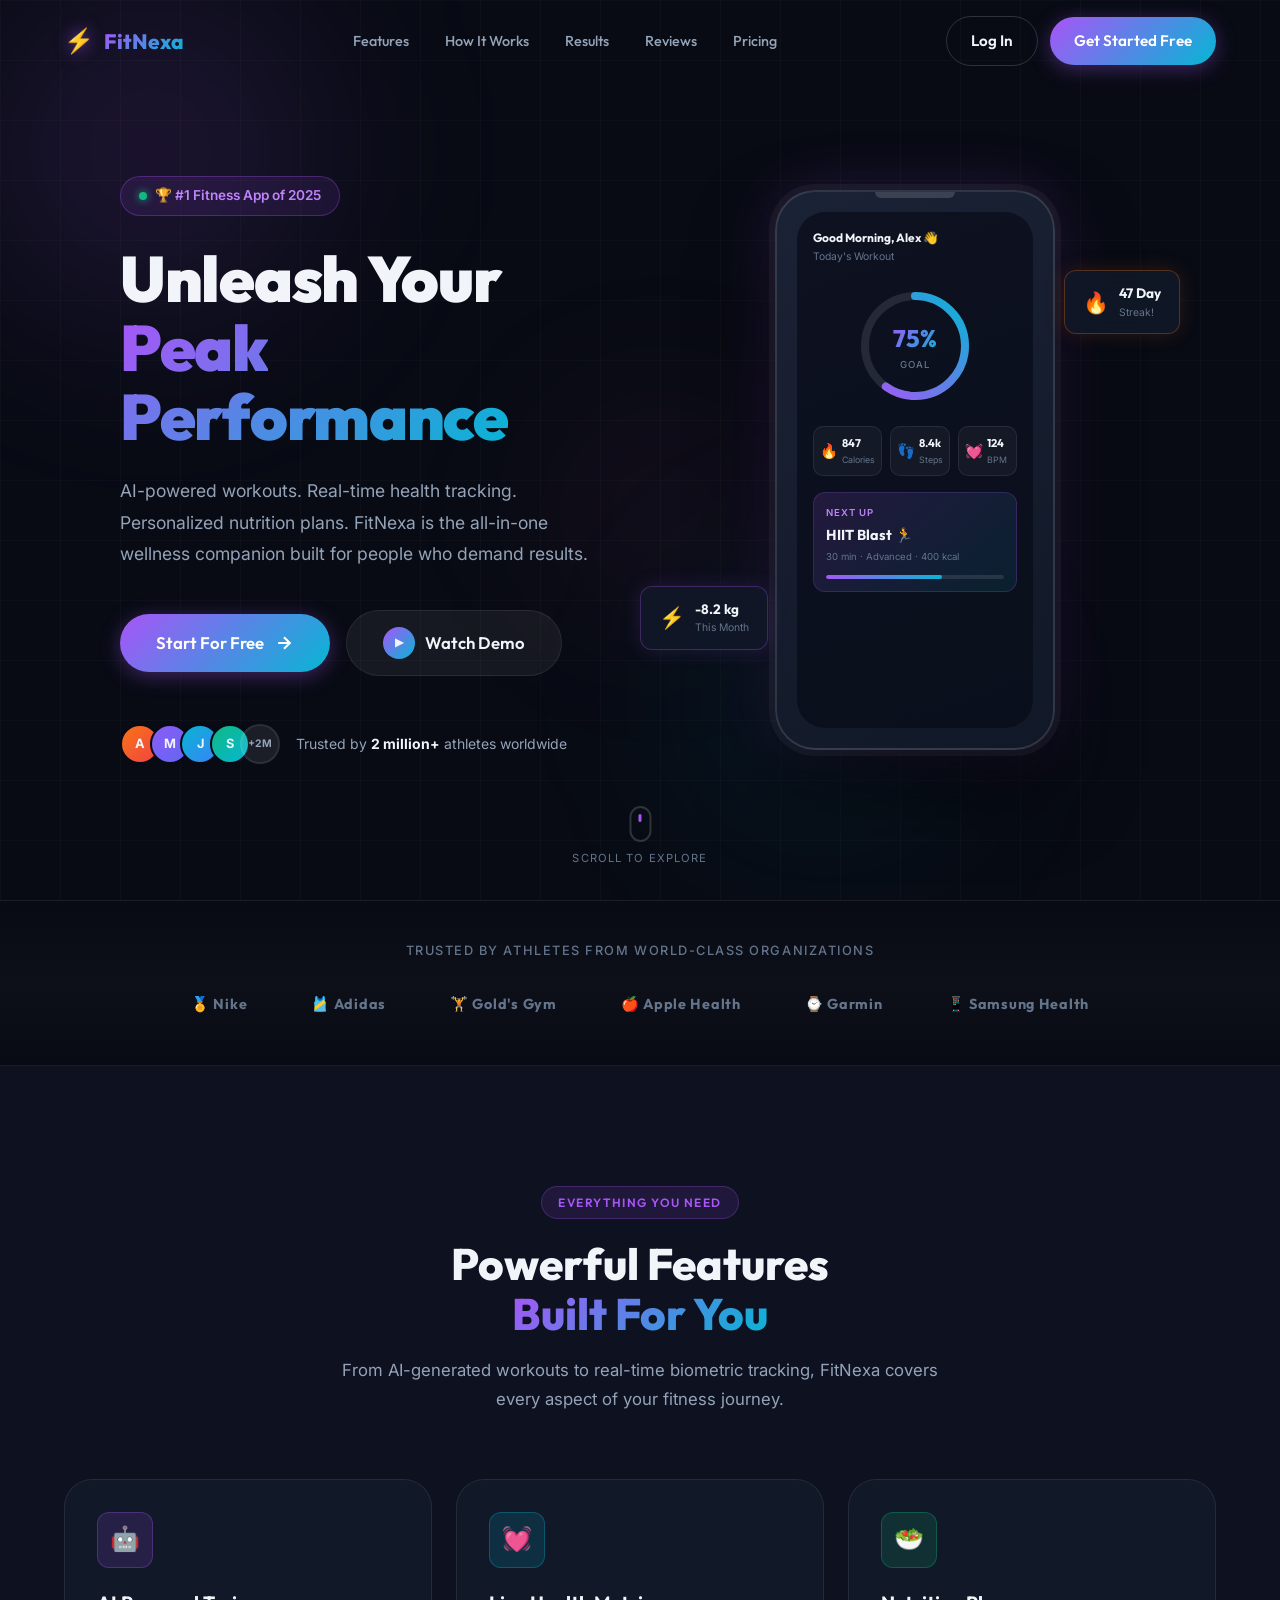
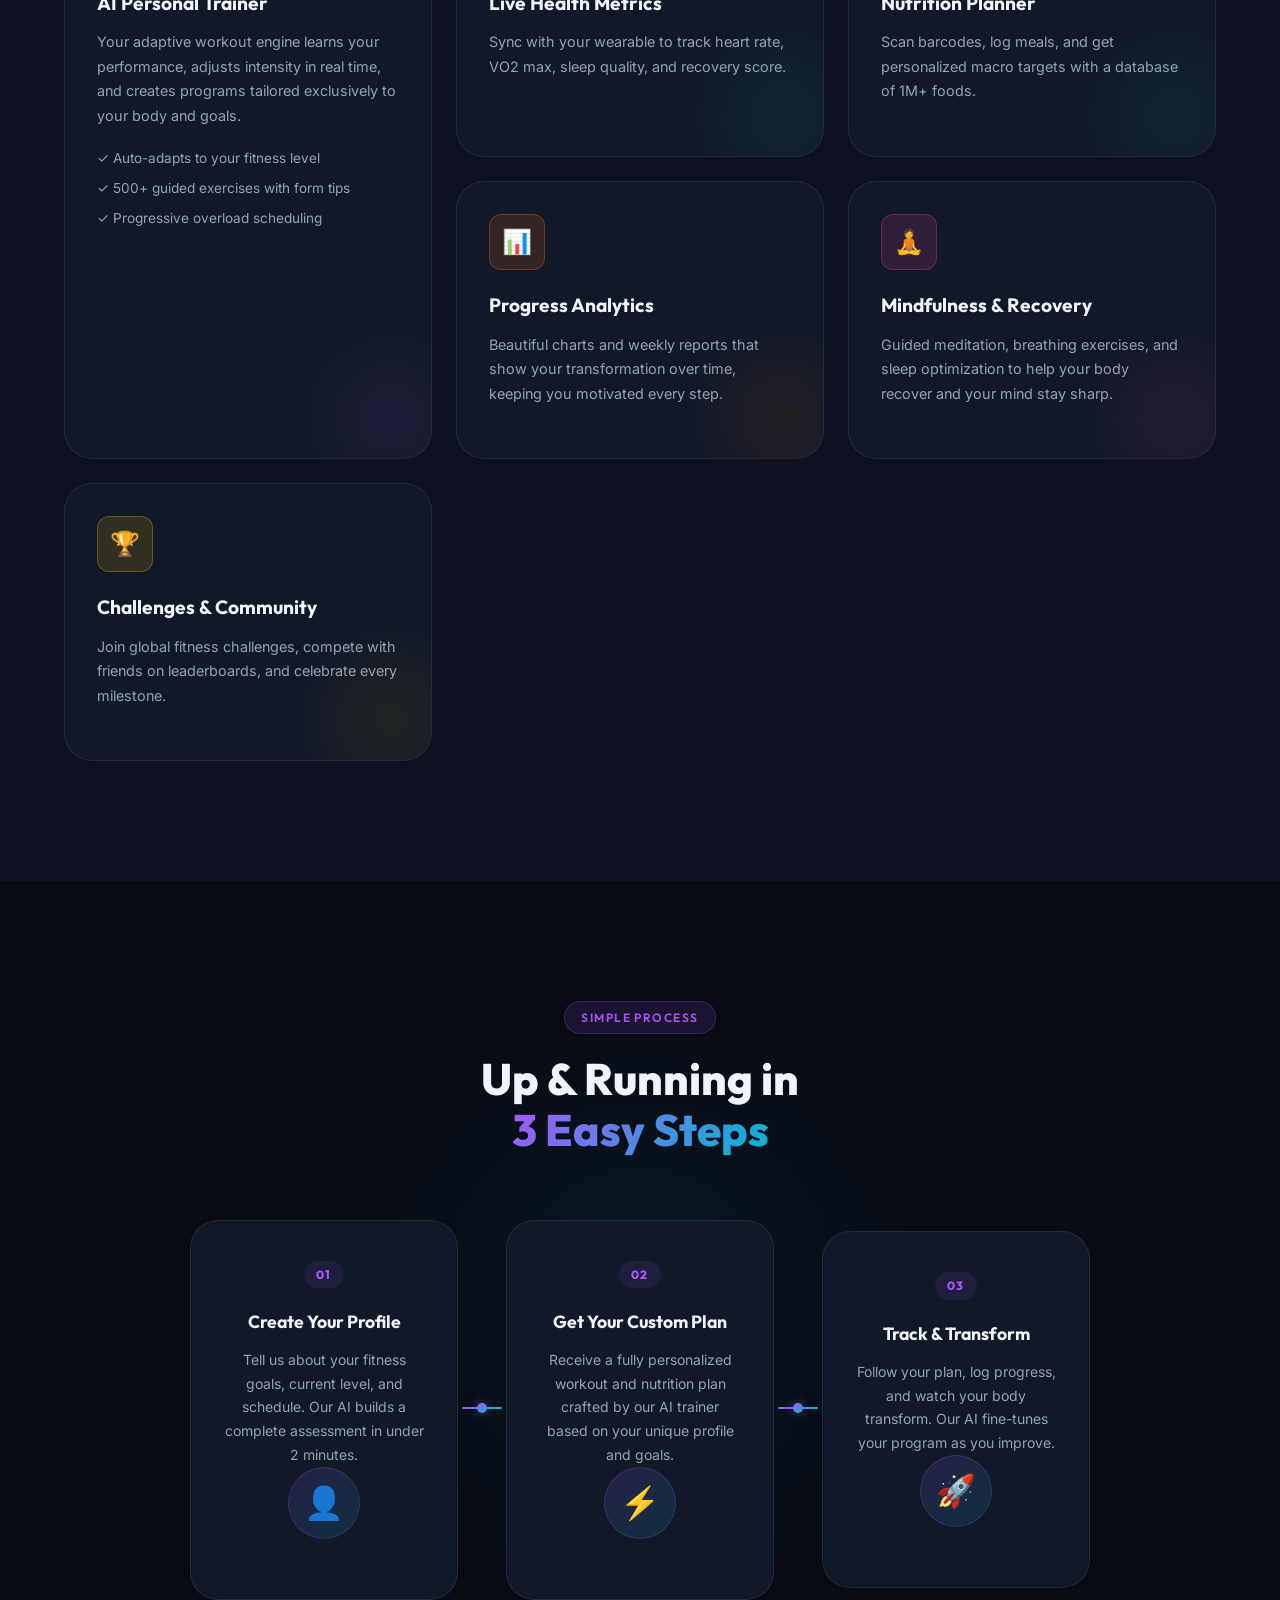
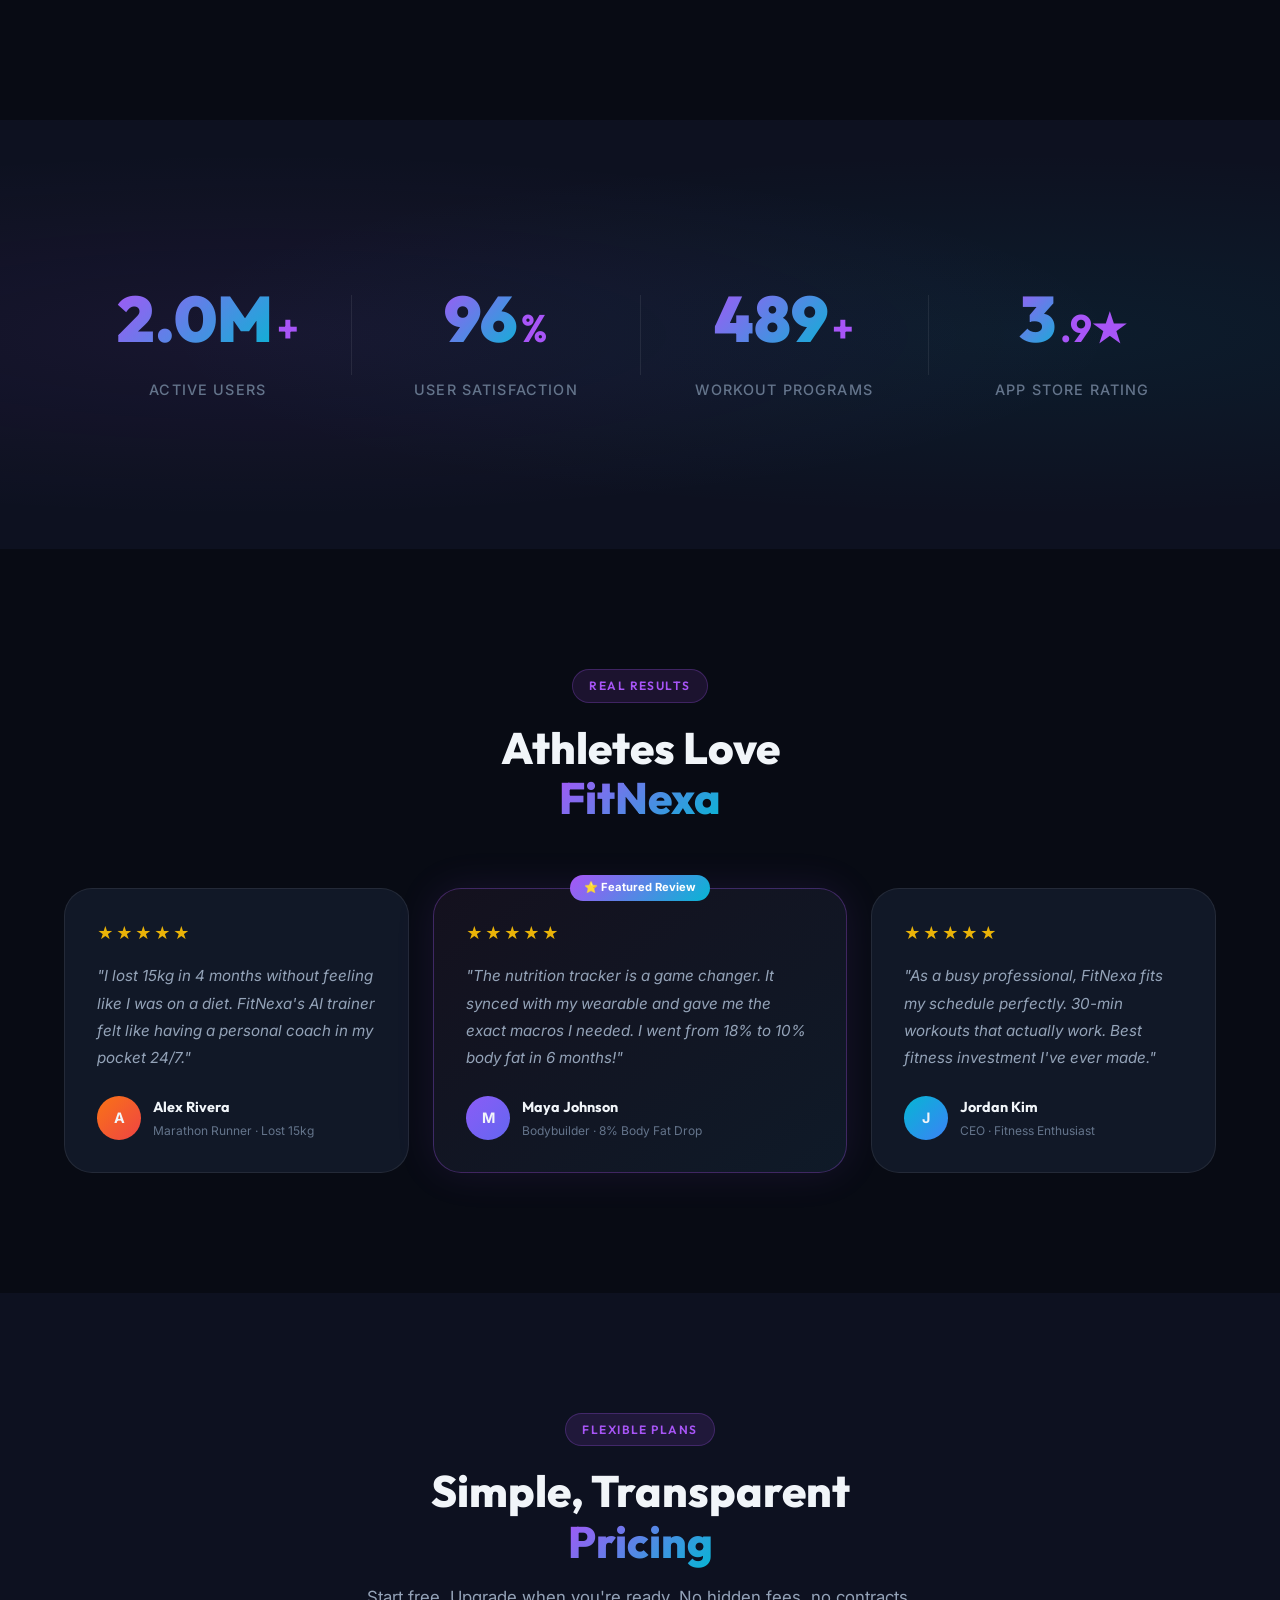
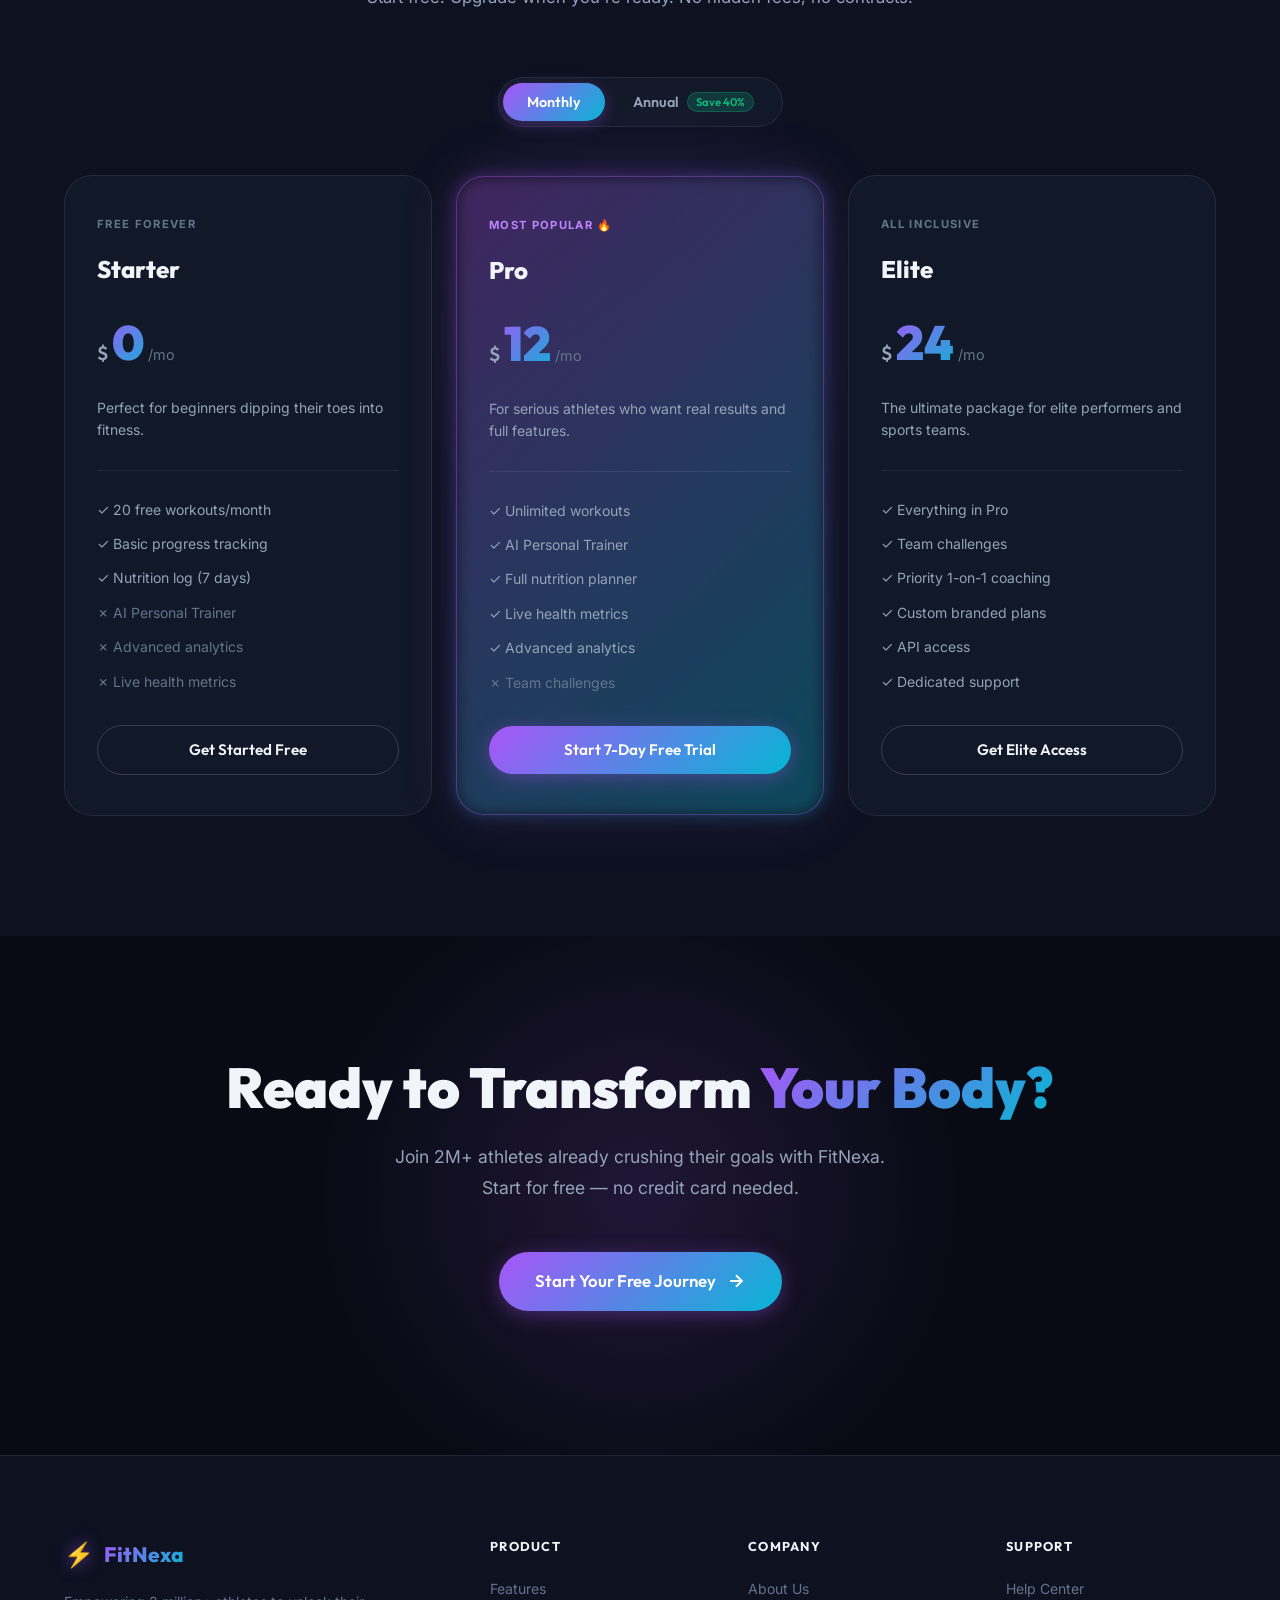
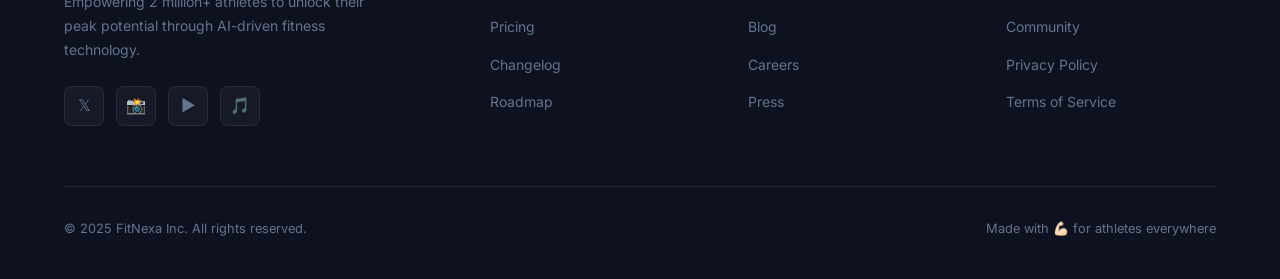
<file: fitpulse-landing/index.html>
<!DOCTYPE html>
<html lang="en">
<head>
  <meta charset="UTF-8" />
  <meta name="viewport" content="width=device-width, initial-scale=1.0" />
  <meta name="description" content="FitNexa — The AI-powered fitness and wellness app that transforms your body, tracks your health, and fuels your potential. Start your journey today." />
  <title>FitNexa — Your Ultimate Fitness & Wellness App</title>
  <link rel="preconnect" href="https://fonts.googleapis.com" />
  <link rel="preconnect" href="https://fonts.gstatic.com" crossorigin />
  <link href="https://fonts.googleapis.com/css2?family=Outfit:wght@300;400;500;600;700;800;900&family=Inter:wght@300;400;500;600&display=swap" rel="stylesheet" />
  <link rel="stylesheet" href="style.css" />
</head>
<body>

  <!-- ========== NAVBAR ========== -->
  <header class="navbar" id="navbar">
    <nav class="nav-container">
      <a href="#" class="nav-logo" id="nav-logo">
        <span class="logo-icon">⚡</span>
        <span class="logo-text">FitNexa</span>
      </a>
      <ul class="nav-links" id="nav-links">
        <li><a href="#features" class="nav-link">Features</a></li>
        <li><a href="#how-it-works" class="nav-link">How It Works</a></li>
        <li><a href="#stats" class="nav-link">Results</a></li>
        <li><a href="#testimonials" class="nav-link">Reviews</a></li>
        <li><a href="#pricing" class="nav-link">Pricing</a></li>
      </ul>
      <div class="nav-cta">
        <a href="app.html" class="btn btn-outline" id="nav-login-btn">Log In</a>
        <a href="app.html" class="btn btn-primary" id="nav-signup-btn">Get Started Free</a>
      </div>
      <button class="hamburger" id="hamburger" aria-label="Toggle navigation">
        <span></span><span></span><span></span>
      </button>
    </nav>
  </header>

  <!-- ========== HERO ========== -->
  <section class="hero" id="hero">
    <div class="hero-bg-orb orb-1"></div>
    <div class="hero-bg-orb orb-2"></div>
    <div class="hero-bg-orb orb-3"></div>
    <div class="hero-grid-overlay"></div>

    <div class="hero-container">
      <div class="hero-badge" id="hero-badge">
        <span class="badge-dot"></span>
        <span>🏆 #1 Fitness App of 2025</span>
      </div>
      <h1 class="hero-title" id="hero-title">
        Unleash Your <br />
        <span class="gradient-text">Peak Performance</span>
      </h1>
      <p class="hero-subtitle" id="hero-subtitle">
        AI-powered workouts. Real-time health tracking. Personalized nutrition plans.
        FitNexa is the all-in-one wellness companion built for people who demand results.
      </p>
      <div class="hero-actions" id="hero-actions">
        <a href="app.html" class="btn btn-primary btn-lg" id="hero-cta-btn">
          Start For Free
          <svg width="20" height="20" viewBox="0 0 24 24" fill="none" stroke="currentColor" stroke-width="2.5">
            <path d="M5 12h14M12 5l7 7-7 7"/>
          </svg>
        </a>
        <a href="#how-it-works" class="btn btn-ghost btn-lg" id="hero-watch-btn">
          <span class="play-icon">▶</span>
          Watch Demo
        </a>
      </div>
      <div class="hero-social-proof" id="hero-social-proof">
        <div class="avatars">
          <div class="avatar" style="background: linear-gradient(135deg, #f97316, #ef4444)">A</div>
          <div class="avatar" style="background: linear-gradient(135deg, #8b5cf6, #6366f1)">M</div>
          <div class="avatar" style="background: linear-gradient(135deg, #06b6d4, #3b82f6)">J</div>
          <div class="avatar" style="background: linear-gradient(135deg, #10b981, #06b6d4)">S</div>
          <div class="avatar avatar-more">+2M</div>
        </div>
        <p class="social-text">Trusted by <strong>2 million+</strong> athletes worldwide</p>
      </div>
    </div>

    <div class="hero-visual" id="hero-visual">
      <div class="phone-mockup">
        <div class="phone-screen">
          <div class="phone-ui">
            <div class="phone-header">
              <div class="phone-greeting">Good Morning, Alex 👋</div>
              <div class="phone-date">Today's Workout</div>
            </div>
            <div class="ring-container">
              <svg class="ring-svg" viewBox="0 0 120 120">
                <circle cx="60" cy="60" r="50" fill="none" stroke="rgba(255,255,255,0.1)" stroke-width="8"/>
                <circle cx="60" cy="60" r="50" fill="none" stroke="url(#ring-gradient)" stroke-width="8"
                  stroke-dasharray="251" stroke-dashoffset="63" stroke-linecap="round"
                  transform="rotate(-90 60 60)"/>
                <defs>
                  <linearGradient id="ring-gradient" x1="0%" y1="0%" x2="100%" y2="100%">
                    <stop offset="0%" stop-color="#a855f7"/>
                    <stop offset="100%" stop-color="#06b6d4"/>
                  </linearGradient>
                </defs>
              </svg>
              <div class="ring-info">
                <div class="ring-value">75%</div>
                <div class="ring-label">Goal</div>
              </div>
            </div>
            <div class="stats-row">
              <div class="stat-chip">
                <span class="stat-icon">🔥</span>
                <div>
                  <div class="stat-val">847</div>
                  <div class="stat-lbl">Calories</div>
                </div>
              </div>
              <div class="stat-chip">
                <span class="stat-icon">👣</span>
                <div>
                  <div class="stat-val">8.4k</div>
                  <div class="stat-lbl">Steps</div>
                </div>
              </div>
              <div class="stat-chip">
                <span class="stat-icon">💓</span>
                <div>
                  <div class="stat-val">124</div>
                  <div class="stat-lbl">BPM</div>
                </div>
              </div>
            </div>
            <div class="workout-card">
              <div class="wc-label">Next Up</div>
              <div class="wc-title">HIIT Blast 🏃</div>
              <div class="wc-meta">30 min · Advanced · 400 kcal</div>
              <div class="wc-bar"><div class="wc-fill"></div></div>
            </div>
          </div>
        </div>
      </div>
      <div class="floating-card card-streak" id="float-streak">
        <span>🔥</span>
        <div>
          <div class="fc-val">47 Day</div>
          <div class="fc-lbl">Streak!</div>
        </div>
      </div>
      <div class="floating-card card-weight" id="float-weight">
        <span>⚡</span>
        <div>
          <div class="fc-val">-8.2 kg</div>
          <div class="fc-lbl">This Month</div>
        </div>
      </div>
    </div>

    <div class="scroll-indicator" id="scroll-indicator">
      <div class="scroll-mouse">
        <div class="scroll-wheel"></div>
      </div>
      <span>Scroll to explore</span>
    </div>
  </section>

  <!-- ========== LOGOS / PARTNERS ========== -->
  <section class="partners" id="partners">
    <div class="container">
      <p class="partners-label">Trusted by athletes from world-class organizations</p>
      <div class="partners-logos">
        <div class="partner-logo">🏅 Nike</div>
        <div class="partner-logo">🎽 Adidas</div>
        <div class="partner-logo">🏋️ Gold's Gym</div>
        <div class="partner-logo">🍎 Apple Health</div>
        <div class="partner-logo">⌚ Garmin</div>
        <div class="partner-logo">📱 Samsung Health</div>
      </div>
    </div>
  </section>

  <!-- ========== FEATURES ========== -->
  <section class="features" id="features">
    <div class="container">
      <div class="section-header">
        <span class="section-tag">Everything You Need</span>
        <h2 class="section-title">Powerful Features <br /><span class="gradient-text">Built For You</span></h2>
        <p class="section-desc">From AI-generated workouts to real-time biometric tracking, FitNexa covers every aspect of your fitness journey.</p>
      </div>
      <div class="features-grid" id="features-grid">

        <div class="feature-card feature-card-large" id="feat-1">
          <div class="feature-icon-wrap" style="--icon-color: #a855f7">
            <span class="feature-icon">🤖</span>
          </div>
          <h3 class="feature-title">AI Personal Trainer</h3>
          <p class="feature-desc">Your adaptive workout engine learns your performance, adjusts intensity in real time, and creates programs tailored exclusively to your body and goals.</p>
          <ul class="feature-list">
            <li>✓ Auto-adapts to your fitness level</li>
            <li>✓ 500+ guided exercises with form tips</li>
            <li>✓ Progressive overload scheduling</li>
          </ul>
          <div class="feature-glow" style="--glow-color: #a855f7"></div>
        </div>

        <div class="feature-card" id="feat-2">
          <div class="feature-icon-wrap" style="--icon-color: #06b6d4">
            <span class="feature-icon">💓</span>
          </div>
          <h3 class="feature-title">Live Health Metrics</h3>
          <p class="feature-desc">Sync with your wearable to track heart rate, VO2 max, sleep quality, and recovery score.</p>
          <div class="feature-glow" style="--glow-color: #06b6d4"></div>
        </div>

        <div class="feature-card" id="feat-3">
          <div class="feature-icon-wrap" style="--icon-color: #10b981">
            <span class="feature-icon">🥗</span>
          </div>
          <h3 class="feature-title">Nutrition Planner</h3>
          <p class="feature-desc">Scan barcodes, log meals, and get personalized macro targets with a database of 1M+ foods.</p>
          <div class="feature-glow" style="--glow-color: #10b981"></div>
        </div>

        <div class="feature-card" id="feat-4">
          <div class="feature-icon-wrap" style="--icon-color: #f97316">
            <span class="feature-icon">📊</span>
          </div>
          <h3 class="feature-title">Progress Analytics</h3>
          <p class="feature-desc">Beautiful charts and weekly reports that show your transformation over time, keeping you motivated every step.</p>
          <div class="feature-glow" style="--glow-color: #f97316"></div>
        </div>

        <div class="feature-card" id="feat-5">
          <div class="feature-icon-wrap" style="--icon-color: #ec4899">
            <span class="feature-icon">🧘</span>
          </div>
          <h3 class="feature-title">Mindfulness & Recovery</h3>
          <p class="feature-desc">Guided meditation, breathing exercises, and sleep optimization to help your body recover and your mind stay sharp.</p>
          <div class="feature-glow" style="--glow-color: #ec4899"></div>
        </div>

        <div class="feature-card" id="feat-6">
          <div class="feature-icon-wrap" style="--icon-color: #eab308">
            <span class="feature-icon">🏆</span>
          </div>
          <h3 class="feature-title">Challenges & Community</h3>
          <p class="feature-desc">Join global fitness challenges, compete with friends on leaderboards, and celebrate every milestone.</p>
          <div class="feature-glow" style="--glow-color: #eab308"></div>
        </div>

      </div>
    </div>
  </section>

  <!-- ========== HOW IT WORKS ========== -->
  <section class="how-it-works" id="how-it-works">
    <div class="hiw-bg-orb"></div>
    <div class="container">
      <div class="section-header">
        <span class="section-tag">Simple Process</span>
        <h2 class="section-title">Up & Running in <br /><span class="gradient-text">3 Easy Steps</span></h2>
      </div>
      <div class="steps-container" id="steps-container">
        <div class="step" id="step-1">
          <div class="step-number">01</div>
          <div class="step-content">
            <h3 class="step-title">Create Your Profile</h3>
            <p class="step-desc">Tell us about your fitness goals, current level, and schedule. Our AI builds a complete assessment in under 2 minutes.</p>
          </div>
          <div class="step-icon-wrap">
            <span class="step-icon">👤</span>
          </div>
        </div>
        <div class="step-connector">
          <div class="connector-line"></div>
          <div class="connector-dot"></div>
        </div>
        <div class="step" id="step-2">
          <div class="step-number">02</div>
          <div class="step-content">
            <h3 class="step-title">Get Your Custom Plan</h3>
            <p class="step-desc">Receive a fully personalized workout and nutrition plan crafted by our AI trainer based on your unique profile and goals.</p>
          </div>
          <div class="step-icon-wrap">
            <span class="step-icon">⚡</span>
          </div>
        </div>
        <div class="step-connector">
          <div class="connector-line"></div>
          <div class="connector-dot"></div>
        </div>
        <div class="step" id="step-3">
          <div class="step-number">03</div>
          <div class="step-content">
            <h3 class="step-title">Track & Transform</h3>
            <p class="step-desc">Follow your plan, log progress, and watch your body transform. Our AI fine-tunes your program as you improve.</p>
          </div>
          <div class="step-icon-wrap">
            <span class="step-icon">🚀</span>
          </div>
        </div>
      </div>
    </div>
  </section>

  <!-- ========== STATS ========== -->
  <section class="stats-section" id="stats">
    <div class="container">
      <div class="stats-grid" id="stats-grid">
        <div class="stat-block" id="stat-1">
          <div class="stat-number" data-target="2000000">0</div>
          <div class="stat-unit">+</div>
          <div class="stat-name">Active Users</div>
        </div>
        <div class="stat-divider"></div>
        <div class="stat-block" id="stat-2">
          <div class="stat-number" data-target="98">0</div>
          <div class="stat-unit">%</div>
          <div class="stat-name">User Satisfaction</div>
        </div>
        <div class="stat-divider"></div>
        <div class="stat-block" id="stat-3">
          <div class="stat-number" data-target="500">0</div>
          <div class="stat-unit">+</div>
          <div class="stat-name">Workout Programs</div>
        </div>
        <div class="stat-divider"></div>
        <div class="stat-block" id="stat-4">
          <div class="stat-number" data-target="4">0</div>
          <div class="stat-unit">.9★</div>
          <div class="stat-name">App Store Rating</div>
        </div>
      </div>
    </div>
  </section>

  <!-- ========== TESTIMONIALS ========== -->
  <section class="testimonials" id="testimonials">
    <div class="container">
      <div class="section-header">
        <span class="section-tag">Real Results</span>
        <h2 class="section-title">Athletes Love <br /><span class="gradient-text">FitNexa</span></h2>
      </div>
      <div class="testimonials-grid" id="testimonials-grid">

        <div class="testimonial-card" id="testi-1">
          <div class="testi-stars">★★★★★</div>
          <p class="testi-text">"I lost 15kg in 4 months without feeling like I was on a diet. FitNexa's AI trainer felt like having a personal coach in my pocket 24/7."</p>
          <div class="testi-author">
            <div class="testi-avatar" style="background: linear-gradient(135deg, #f97316, #ef4444)">A</div>
            <div>
              <div class="testi-name">Alex Rivera</div>
              <div class="testi-role">Marathon Runner · Lost 15kg</div>
            </div>
          </div>
        </div>

        <div class="testimonial-card testimonial-featured" id="testi-2">
          <div class="testi-stars">★★★★★</div>
          <p class="testi-text">"The nutrition tracker is a game changer. It synced with my wearable and gave me the exact macros I needed. I went from 18% to 10% body fat in 6 months!"</p>
          <div class="testi-author">
            <div class="testi-avatar" style="background: linear-gradient(135deg, #8b5cf6, #6366f1)">M</div>
            <div>
              <div class="testi-name">Maya Johnson</div>
              <div class="testi-role">Bodybuilder · 8% Body Fat Drop</div>
            </div>
          </div>
          <div class="testi-badge">⭐ Featured Review</div>
        </div>

        <div class="testimonial-card" id="testi-3">
          <div class="testi-stars">★★★★★</div>
          <p class="testi-text">"As a busy professional, FitNexa fits my schedule perfectly. 30-min workouts that actually work. Best fitness investment I've ever made."</p>
          <div class="testi-author">
            <div class="testi-avatar" style="background: linear-gradient(135deg, #06b6d4, #3b82f6)">J</div>
            <div>
              <div class="testi-name">Jordan Kim</div>
              <div class="testi-role">CEO · Fitness Enthusiast</div>
            </div>
          </div>
        </div>

      </div>
    </div>
  </section>

  <!-- ========== PRICING ========== -->
  <section class="pricing" id="pricing">
    <div class="pricing-bg-orb"></div>
    <div class="container">
      <div class="section-header">
        <span class="section-tag">Flexible Plans</span>
        <h2 class="section-title">Simple, Transparent <br /><span class="gradient-text">Pricing</span></h2>
        <p class="section-desc">Start free. Upgrade when you're ready. No hidden fees, no contracts.</p>
      </div>
      <div class="pricing-toggle" id="pricing-toggle">
        <button class="toggle-btn active" id="toggle-monthly">Monthly</button>
        <button class="toggle-btn" id="toggle-annual">Annual <span class="save-badge">Save 40%</span></button>
      </div>
      <div class="pricing-grid" id="pricing-grid">

        <div class="pricing-card" id="plan-free">
          <div class="plan-badge-top">Free Forever</div>
          <h3 class="plan-name">Starter</h3>
          <div class="plan-price">
            <span class="price-currency">$</span>
            <span class="price-amount" data-monthly="0" data-annual="0">0</span>
            <span class="price-period">/mo</span>
          </div>
          <p class="plan-desc">Perfect for beginners dipping their toes into fitness.</p>
          <ul class="plan-features">
            <li class="feat-yes">✓ 20 free workouts/month</li>
            <li class="feat-yes">✓ Basic progress tracking</li>
            <li class="feat-yes">✓ Nutrition log (7 days)</li>
            <li class="feat-no">✗ AI Personal Trainer</li>
            <li class="feat-no">✗ Advanced analytics</li>
            <li class="feat-no">✗ Live health metrics</li>
          </ul>
          <a href="#" class="btn btn-outline btn-full" id="plan-free-btn">Get Started Free</a>
        </div>

        <div class="pricing-card pricing-popular" id="plan-pro">
          <div class="plan-badge-top popular-badge">Most Popular 🔥</div>
          <h3 class="plan-name">Pro</h3>
          <div class="plan-price">
            <span class="price-currency">$</span>
            <span class="price-amount" data-monthly="12" data-annual="7">12</span>
            <span class="price-period">/mo</span>
          </div>
          <p class="plan-desc">For serious athletes who want real results and full features.</p>
          <ul class="plan-features">
            <li class="feat-yes">✓ Unlimited workouts</li>
            <li class="feat-yes">✓ AI Personal Trainer</li>
            <li class="feat-yes">✓ Full nutrition planner</li>
            <li class="feat-yes">✓ Live health metrics</li>
            <li class="feat-yes">✓ Advanced analytics</li>
            <li class="feat-no">✗ Team challenges</li>
          </ul>
          <a href="#" class="btn btn-primary btn-full" id="plan-pro-btn">Start 7-Day Free Trial</a>
          <div class="popular-glow"></div>
        </div>

        <div class="pricing-card" id="plan-elite">
          <div class="plan-badge-top">All Inclusive</div>
          <h3 class="plan-name">Elite</h3>
          <div class="plan-price">
            <span class="price-currency">$</span>
            <span class="price-amount" data-monthly="24" data-annual="14">24</span>
            <span class="price-period">/mo</span>
          </div>
          <p class="plan-desc">The ultimate package for elite performers and sports teams.</p>
          <ul class="plan-features">
            <li class="feat-yes">✓ Everything in Pro</li>
            <li class="feat-yes">✓ Team challenges</li>
            <li class="feat-yes">✓ Priority 1-on-1 coaching</li>
            <li class="feat-yes">✓ Custom branded plans</li>
            <li class="feat-yes">✓ API access</li>
            <li class="feat-yes">✓ Dedicated support</li>
          </ul>
          <a href="#" class="btn btn-outline btn-full" id="plan-elite-btn">Get Elite Access</a>
        </div>

      </div>
    </div>
  </section>

  <!-- ========== CTA BANNER ========== -->
  <section class="cta-section" id="cta-section">
    <div class="cta-orb"></div>
    <div class="container">
      <div class="cta-content" id="cta-content">
        <h2 class="cta-title">Ready to Transform <span class="gradient-text">Your Body?</span></h2>
        <p class="cta-subtitle">Join 2M+ athletes already crushing their goals with FitNexa. Start for free — no credit card needed.</p>
        <div class="cta-actions">
          <a href="#pricing" class="btn btn-primary btn-lg" id="cta-main-btn">
            Start Your Free Journey
            <svg width="20" height="20" viewBox="0 0 24 24" fill="none" stroke="currentColor" stroke-width="2.5">
              <path d="M5 12h14M12 5l7 7-7 7"/>
            </svg>
          </a>
          <div class="cta-badges">
           
          </div>
        </div>
      </div>
    </div>
  </section>

  <!-- ========== FOOTER ========== -->
  <footer class="footer" id="footer">
    <div class="container">
      <div class="footer-top">
        <div class="footer-brand">
          <a href="#" class="nav-logo">
            <span class="logo-icon">⚡</span>
            <span class="logo-text">FitNexa</span>
          </a>
          <p class="footer-tagline">Empowering 2 million+ athletes to unlock their peak potential through AI-driven fitness technology.</p>
          <div class="footer-socials">
            <a href="#" class="social-icon" id="social-twitter" aria-label="Twitter">𝕏</a>
            <a href="#" class="social-icon" id="social-instagram" aria-label="Instagram">📸</a>
            <a href="#" class="social-icon" id="social-youtube" aria-label="YouTube">▶</a>
            <a href="#" class="social-icon" id="social-tiktok" aria-label="TikTok">🎵</a>
          </div>
        </div>
        <div class="footer-links-group">
          <h4 class="footer-group-title">Product</h4>
          <ul class="footer-links">
            <li><a href="#features" class="footer-link">Features</a></li>
            <li><a href="#pricing" class="footer-link">Pricing</a></li>
            <li><a href="#" class="footer-link">Changelog</a></li>
            <li><a href="#" class="footer-link">Roadmap</a></li>
          </ul>
        </div>
        <div class="footer-links-group">
          <h4 class="footer-group-title">Company</h4>
          <ul class="footer-links">
            <li><a href="#" class="footer-link">About Us</a></li>
            <li><a href="#" class="footer-link">Blog</a></li>
            <li><a href="#" class="footer-link">Careers</a></li>
            <li><a href="#" class="footer-link">Press</a></li>
          </ul>
        </div>
        <div class="footer-links-group">
          <h4 class="footer-group-title">Support</h4>
          <ul class="footer-links">
            <li><a href="#" class="footer-link">Help Center</a></li>
            <li><a href="#" class="footer-link">Community</a></li>
            <li><a href="#" class="footer-link">Privacy Policy</a></li>
            <li><a href="#" class="footer-link">Terms of Service</a></li>
          </ul>
        </div>
      </div>
      <div class="footer-bottom">
        <p class="footer-copy">© 2025 FitNexa Inc. All rights reserved.</p>
        <p class="footer-credit">Made with 💪🏻 for athletes everywhere</p>
      </div>
    </div>
  </footer>

  <script src="script.js"></script>
</body>
</html>
</file>
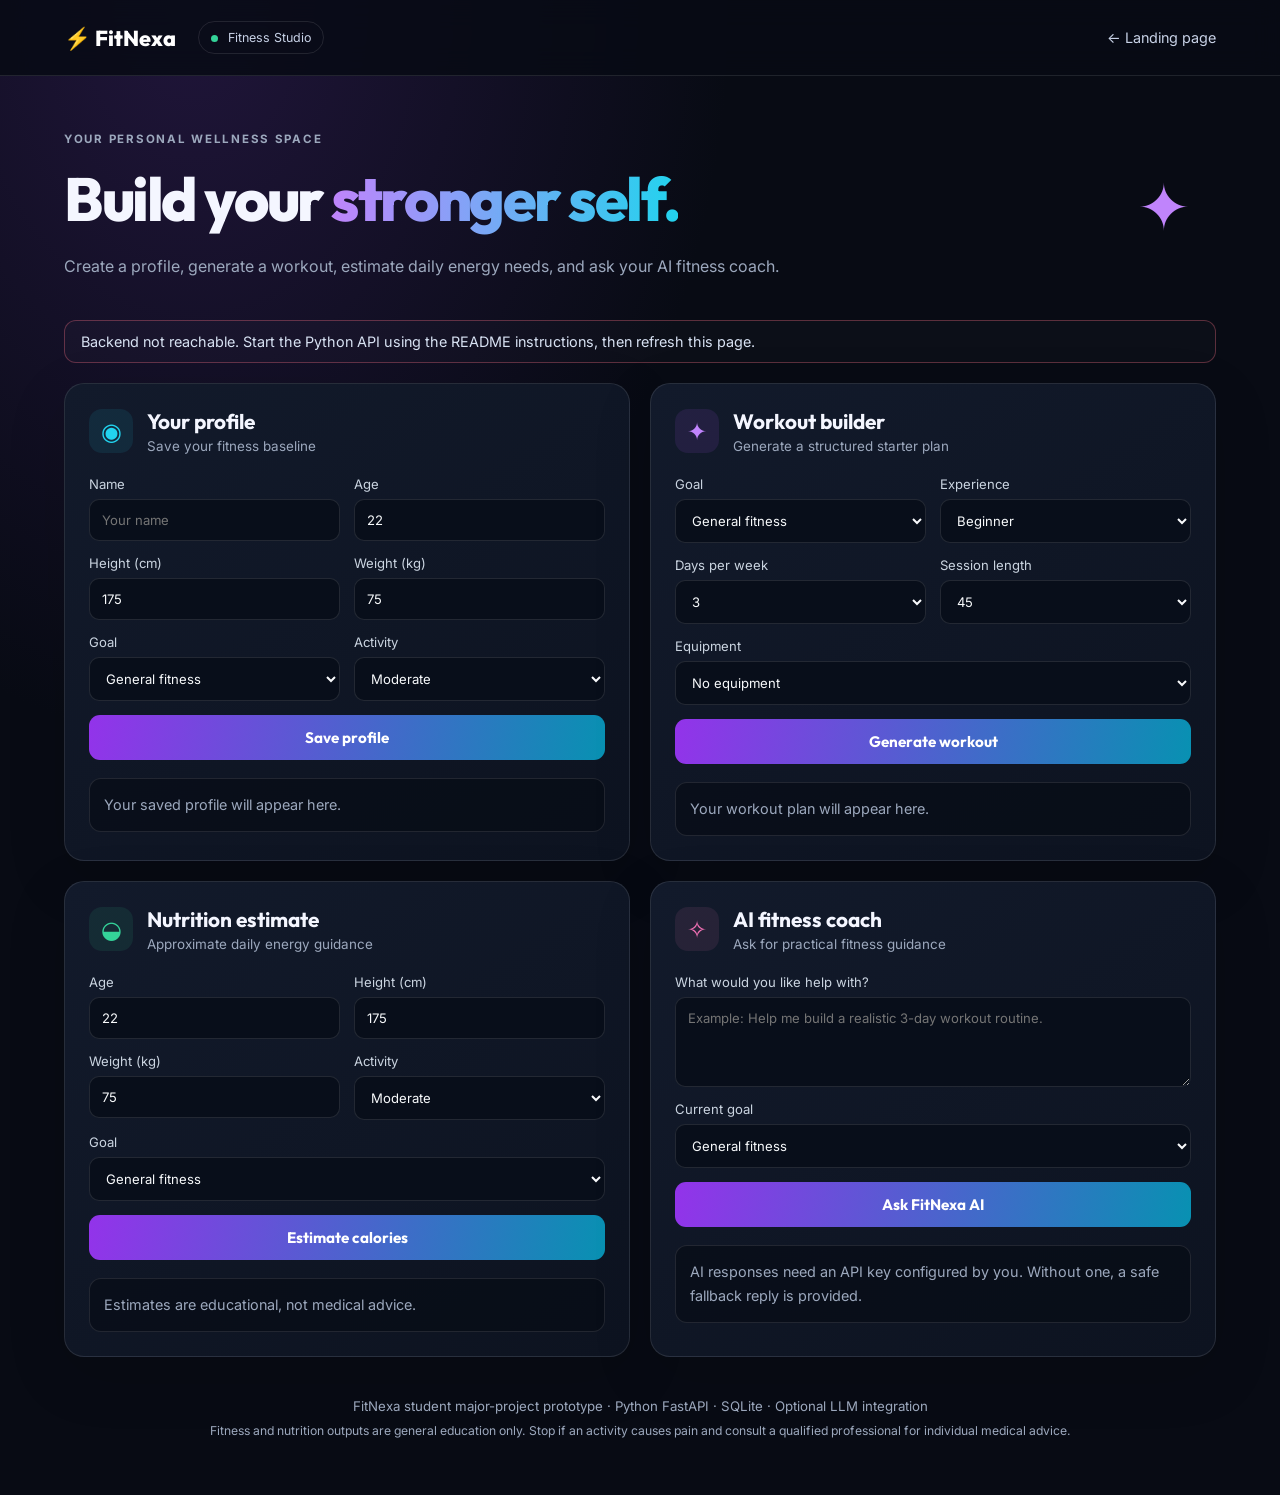
<file: fitpulse-landing/app.html>
<!doctype html>
<html lang="en"><head><meta charset="utf-8"><meta name="viewport" content="width=device-width,initial-scale=1"><title>FitNexa App | Personal Fitness Studio</title><link rel="preconnect" href="https://fonts.googleapis.com"><link href="https://fonts.googleapis.com/css2?family=Outfit:wght@400;500;600;700;800&family=Inter:wght@400;500;600&display=swap" rel="stylesheet"><link rel="stylesheet" href="app.css"></head>
<body><header class="topbar"><a class="brand" href="index.html">⚡ FitNexa</a><span class="pill"><i></i> Fitness Studio</span><a href="index.html" class="back">← Landing page</a></header>
<main class="wrap"><section class="welcome"><div><p class="eyebrow">YOUR PERSONAL WELLNESS SPACE</p><h1>Build your <span>stronger self.</span></h1><p class="muted">Create a profile, generate a workout, estimate daily energy needs, and ask your AI fitness coach.</p></div><div class="welcome-icon">✦</div></section>
<div id="status" class="status">Checking backend connection…</div>
<section class="grid">
<article class="panel"><div class="panel-head"><span class="icon">◉</span><div><h2>Your profile</h2><p>Save your fitness baseline</p></div></div><form id="profile-form" class="form-grid"><label>Name<input name="name" placeholder="Your name" required maxlength="100"></label><label>Age<input name="age" type="number" min="16" max="100" value="22" required></label><label>Height (cm)<input name="height_cm" type="number" min="81" max="250" value="175" required></label><label>Weight (kg)<input name="weight_kg" type="number" min="26" max="350" step="0.1" value="75" required></label><label>Goal<select name="goal"><option value="general_fitness">General fitness</option><option value="fat_loss">Fat loss</option><option value="muscle_gain">Muscle gain</option><option value="endurance">Endurance</option></select></label><label>Activity<select name="activity_level"><option value="low">Low</option><option value="moderate" selected>Moderate</option><option value="high">High</option></select></label><button class="btn" type="submit">Save profile</button></form><div id="profile-result" class="result muted">Your saved profile will appear here.</div></article>
<article class="panel"><div class="panel-head"><span class="icon purple">✦</span><div><h2>Workout builder</h2><p>Generate a structured starter plan</p></div></div><form id="workout-form" class="form-grid"><label>Goal<select name="goal"><option value="general_fitness">General fitness</option><option value="fat_loss">Fat loss</option><option value="muscle_gain">Muscle gain</option><option value="endurance">Endurance</option></select></label><label>Experience<select name="level"><option value="beginner">Beginner</option><option value="intermediate">Intermediate</option><option value="advanced">Advanced</option></select></label><label>Days per week<select name="days_per_week"><option>2</option><option selected>3</option><option>4</option><option>5</option><option>6</option><option>7</option></select></label><label>Session length<select name="session_minutes"><option>30</option><option selected>45</option><option>60</option><option>90</option></select></label><label class="full">Equipment<select name="equipment"><option value="none">No equipment</option><option value="dumbbells">Dumbbells</option><option value="full_gym">Full gym</option></select></label><button class="btn" type="submit">Generate workout</button></form><div id="workout-result" class="result muted">Your workout plan will appear here.</div></article>
<article class="panel"><div class="panel-head"><span class="icon green">◒</span><div><h2>Nutrition estimate</h2><p>Approximate daily energy guidance</p></div></div><form id="nutrition-form" class="form-grid"><label>Age<input name="age" type="number" min="16" max="100" value="22" required></label><label>Height (cm)<input name="height_cm" type="number" min="81" max="250" value="175" required></label><label>Weight (kg)<input name="weight_kg" type="number" min="26" max="350" step="0.1" value="75" required></label><label>Activity<select name="activity_level"><option value="low">Low</option><option value="moderate" selected>Moderate</option><option value="high">High</option></select></label><label class="full">Goal<select name="goal"><option value="general_fitness">General fitness</option><option value="fat_loss">Fat loss</option><option value="muscle_gain">Muscle gain</option><option value="endurance">Endurance</option></select></label><button class="btn" type="submit">Estimate calories</button></form><div id="nutrition-result" class="result muted">Estimates are educational, not medical advice.</div></article>
<article class="panel coach-panel"><div class="panel-head"><span class="icon pink">✧</span><div><h2>AI fitness coach</h2><p>Ask for practical fitness guidance</p></div></div><form id="coach-form"><label>What would you like help with?<textarea name="message" rows="4" maxlength="2000" required placeholder="Example: Help me build a realistic 3-day workout routine."></textarea></label><label>Current goal<select name="goal"><option value="general_fitness">General fitness</option><option value="fat_loss">Fat loss</option><option value="muscle_gain">Muscle gain</option><option value="endurance">Endurance</option></select></label><button class="btn" type="submit">Ask FitNexa AI</button></form><div id="coach-result" class="result muted">AI responses need an API key configured by you. Without one, a safe fallback reply is provided.</div></article>
</section><footer>FitNexa student major-project prototype · Python FastAPI · SQLite · Optional LLM integration<br><span>Fitness and nutrition outputs are general education only. Stop if an activity causes pain and consult a qualified professional for individual medical advice.</span></footer></main><script src="app.js"></script></body></html>
</file>
<file: fitpulse-landing/style.css>
/* =============================================
   FitNexa — LANDING PAGE STYLESHEET
   ============================================= */

/* ---------- CSS CUSTOM PROPERTIES ---------- */
:root {
  --bg-primary: #080b14;
  --bg-secondary: #0d1120;
  --bg-card: #111827;
  --bg-card-hover: #1a2235;
  --surface: rgba(255, 255, 255, 0.04);
  --surface-hover: rgba(255, 255, 255, 0.08);
  --border: rgba(255, 255, 255, 0.08);
  --border-hover: rgba(255, 255, 255, 0.16);

  --text-primary: #f1f5f9;
  --text-secondary: #94a3b8;
  --text-muted: #64748b;

  --purple: #a855f7;
  --purple-dark: #7c3aed;
  --purple-light: #c084fc;
  --cyan: #06b6d4;
  --cyan-light: #67e8f9;
  --green: #10b981;
  --orange: #f97316;
  --pink: #ec4899;
  --yellow: #eab308;

  --grad-primary: linear-gradient(135deg, #a855f7 0%, #06b6d4 100%);
  --grad-purple-pink: linear-gradient(135deg, #a855f7 0%, #ec4899 100%);
  --grad-hero: linear-gradient(180deg, #080b14 0%, #0d1120 100%);

  --radius-sm: 8px;
  --radius-md: 12px;
  --radius-lg: 20px;
  --radius-xl: 28px;
  --radius-full: 999px;

  --shadow-sm: 0 2px 8px rgba(0,0,0,0.3);
  --shadow-md: 0 8px 32px rgba(0,0,0,0.4);
  --shadow-glow-purple: 0 0 40px rgba(168, 85, 247, 0.3);
  --shadow-glow-cyan: 0 0 40px rgba(6, 182, 212, 0.3);

  --transition-fast: 0.2s ease;
  --transition-med: 0.35s ease;
  --transition-slow: 0.6s cubic-bezier(0.16, 1, 0.3, 1);

  --font-heading: 'Outfit', sans-serif;
  --font-body: 'Inter', sans-serif;
}

/* ---------- RESET & BASE ---------- */
*, *::before, *::after {
  margin: 0;
  padding: 0;
  box-sizing: border-box;
}

html {
  scroll-behavior: smooth;
  font-size: 16px;
}

body {
  font-family: var(--font-body);
  background-color: var(--bg-primary);
  color: var(--text-primary);
  line-height: 1.6;
  overflow-x: hidden;
  -webkit-font-smoothing: antialiased;
}

a {
  text-decoration: none;
  color: inherit;
}

ul { list-style: none; }

img { max-width: 100%; display: block; }

/* ---------- UTILITIES ---------- */
.container {
  width: 100%;
  max-width: 1200px;
  margin: 0 auto;
  padding: 0 24px;
}

.gradient-text {
  background: var(--grad-primary);
  -webkit-background-clip: text;
  -webkit-text-fill-color: transparent;
  background-clip: text;
}

.section-header {
  text-align: center;
  max-width: 640px;
  margin: 0 auto 64px;
}

.section-tag {
  display: inline-block;
  font-family: var(--font-heading);
  font-size: 0.75rem;
  font-weight: 600;
  letter-spacing: 0.12em;
  text-transform: uppercase;
  color: var(--purple);
  background: rgba(168, 85, 247, 0.12);
  border: 1px solid rgba(168, 85, 247, 0.25);
  padding: 6px 16px;
  border-radius: var(--radius-full);
  margin-bottom: 20px;
}

.section-title {
  font-family: var(--font-heading);
  font-size: clamp(2rem, 4vw, 2.75rem);
  font-weight: 800;
  line-height: 1.15;
  margin-bottom: 16px;
  color: var(--text-primary);
}

.section-desc {
  font-size: 1.05rem;
  color: var(--text-secondary);
  line-height: 1.75;
}

/* ---------- BUTTONS ---------- */
.btn {
  display: inline-flex;
  align-items: center;
  gap: 10px;
  padding: 12px 24px;
  border-radius: var(--radius-full);
  font-family: var(--font-heading);
  font-size: 0.95rem;
  font-weight: 600;
  cursor: pointer;
  border: none;
  transition: all var(--transition-med);
  white-space: nowrap;
  position: relative;
  overflow: hidden;
}

.btn::after {
  content: '';
  position: absolute;
  inset: 0;
  background: rgba(255,255,255,0);
  transition: background var(--transition-fast);
}

.btn:hover::after {
  background: rgba(255,255,255,0.08);
}

.btn-primary {
  background: var(--grad-primary);
  color: #fff;
  box-shadow: 0 4px 20px rgba(168, 85, 247, 0.35);
}

.btn-primary:hover {
  transform: translateY(-2px);
  box-shadow: 0 8px 32px rgba(168, 85, 247, 0.5);
}

.btn-outline {
  background: transparent;
  color: var(--text-primary);
  border: 1px solid var(--border-hover);
}

.btn-outline:hover {
  border-color: var(--purple);
  color: var(--purple);
  transform: translateY(-2px);
}

.btn-ghost {
  background: rgba(255,255,255,0.06);
  color: var(--text-primary);
  backdrop-filter: blur(10px);
  border: 1px solid var(--border);
}

.btn-ghost:hover {
  background: rgba(255,255,255,0.1);
  transform: translateY(-2px);
}

.btn-lg {
  padding: 16px 36px;
  font-size: 1.05rem;
}

.btn-full {
  width: 100%;
  justify-content: center;
}

/* ---------- NAVBAR ---------- */
.navbar {
  position: fixed;
  top: 0;
  left: 0;
  right: 0;
  z-index: 1000;
  padding: 16px 0;
  transition: all var(--transition-med);
}

.navbar.scrolled {
  background: rgba(8, 11, 20, 0.85);
  backdrop-filter: blur(20px);
  -webkit-backdrop-filter: blur(20px);
  border-bottom: 1px solid var(--border);
  padding: 10px 0;
}

.nav-container {
  max-width: 1200px;
  margin: 0 auto;
  padding: 0 24px;
  display: flex;
  align-items: center;
  gap: 40px;
}

.nav-logo {
  display: flex;
  align-items: center;
  gap: 10px;
  flex-shrink: 0;
}

.logo-icon {
  font-size: 1.5rem;
  filter: drop-shadow(0 0 8px rgba(168, 85, 247, 0.7));
}

.logo-text {
  font-family: var(--font-heading);
  font-size: 1.3rem;
  font-weight: 800;
  background: var(--grad-primary);
  -webkit-background-clip: text;
  -webkit-text-fill-color: transparent;
  background-clip: text;
}

.nav-links {
  display: flex;
  align-items: center;
  gap: 8px;
  flex: 1;
  justify-content: center;
}

.nav-link {
  font-family: var(--font-heading);
  font-size: 0.9rem;
  font-weight: 500;
  color: var(--text-secondary);
  padding: 8px 14px;
  border-radius: var(--radius-sm);
  transition: all var(--transition-fast);
}

.nav-link:hover {
  color: var(--text-primary);
  background: var(--surface-hover);
}

.nav-cta {
  display: flex;
  align-items: center;
  gap: 12px;
  flex-shrink: 0;
}

.hamburger {
  display: none;
  flex-direction: column;
  gap: 5px;
  background: none;
  border: none;
  cursor: pointer;
  padding: 4px;
}

.hamburger span {
  display: block;
  width: 24px;
  height: 2px;
  background: var(--text-primary);
  border-radius: 2px;
  transition: all var(--transition-med);
}

/* ---------- HERO ---------- */
.hero {
  min-height: 100vh;
  display: grid;
  grid-template-columns: 1fr 1fr;
  align-items: center;
  padding: 120px 120px 80px;
  position: relative;
  overflow: hidden;
  gap: 60px;
}

.hero-bg-orb {
  position: absolute;
  border-radius: 50%;
  filter: blur(80px);
  pointer-events: none;
}

.orb-1 {
  width: 500px;
  height: 500px;
  background: radial-gradient(circle, rgba(168, 85, 247, 0.18) 0%, transparent 70%);
  top: -100px;
  left: -100px;
  animation: orbFloat1 8s ease-in-out infinite;
}

.orb-2 {
  width: 400px;
  height: 400px;
  background: radial-gradient(circle, rgba(6, 182, 212, 0.12) 0%, transparent 70%);
  bottom: 0;
  right: 20%;
  animation: orbFloat2 10s ease-in-out infinite;
}

.orb-3 {
  width: 300px;
  height: 300px;
  background: radial-gradient(circle, rgba(236, 72, 153, 0.1) 0%, transparent 70%);
  top: 40%;
  left: 40%;
  animation: orbFloat1 12s ease-in-out infinite reverse;
}

.hero-grid-overlay {
  position: absolute;
  inset: 0;
  background-image:
    linear-gradient(rgba(255,255,255,0.02) 1px, transparent 1px),
    linear-gradient(90deg, rgba(255,255,255,0.02) 1px, transparent 1px);
  background-size: 60px 60px;
  pointer-events: none;
}

.hero-container {
  position: relative;
  z-index: 1;
}

.hero-badge {
  display: inline-flex;
  align-items: center;
  gap: 8px;
  background: rgba(168, 85, 247, 0.1);
  border: 1px solid rgba(168, 85, 247, 0.3);
  padding: 8px 18px;
  border-radius: var(--radius-full);
  font-size: 0.85rem;
  font-weight: 600;
  color: var(--purple-light);
  margin-bottom: 28px;
  animation: fadeInDown 0.6s ease both;
}

.badge-dot {
  width: 8px;
  height: 8px;
  background: var(--green);
  border-radius: 50%;
  box-shadow: 0 0 8px var(--green);
  animation: pulse 2s ease infinite;
}

.hero-title {
  font-family: var(--font-heading);
  font-size: clamp(2.5rem, 5vw, 4rem);
  font-weight: 900;
  line-height: 1.08;
  letter-spacing: -0.02em;
  color: var(--text-primary);
  margin-bottom: 24px;
  animation: fadeInDown 0.7s ease 0.1s both;
}

.hero-subtitle {
  font-size: 1.1rem;
  color: var(--text-secondary);
  line-height: 1.8;
  max-width: 520px;
  margin-bottom: 40px;
  animation: fadeInDown 0.7s ease 0.2s both;
}

.hero-actions {
  display: flex;
  align-items: center;
  gap: 16px;
  margin-bottom: 48px;
  flex-wrap: wrap;
  animation: fadeInDown 0.7s ease 0.3s both;
}

.play-icon {
  width: 32px;
  height: 32px;
  background: var(--grad-primary);
  border-radius: 50%;
  display: inline-flex;
  align-items: center;
  justify-content: center;
  font-size: 0.7rem;
}

.hero-social-proof {
  display: flex;
  align-items: center;
  gap: 16px;
  animation: fadeInDown 0.7s ease 0.4s both;
}

.avatars {
  display: flex;
}

.avatar {
  width: 40px;
  height: 40px;
  border-radius: 50%;
  border: 2px solid var(--bg-primary);
  display: flex;
  align-items: center;
  justify-content: center;
  font-weight: 700;
  font-size: 0.8rem;
  margin-left: -10px;
  transition: transform var(--transition-fast);
}

.avatar:first-child { margin-left: 0; }

.avatar:hover {
  transform: translateY(-4px) scale(1.1);
  z-index: 1;
}

.avatar-more {
  background: var(--surface-hover);
  border-color: var(--border);
  font-size: 0.65rem;
  font-weight: 700;
  color: var(--text-secondary);
}

.social-text {
  font-size: 0.875rem;
  color: var(--text-secondary);
}

.social-text strong { color: var(--text-primary); }

/* ---------- HERO VISUAL ---------- */
.hero-visual {
  position: relative;
  z-index: 1;
  display: flex;
  justify-content: center;
  align-items: center;
  animation: fadeInRight 0.8s ease 0.2s both;
}

.phone-mockup {
  width: 280px;
  height: 560px;
  background: linear-gradient(145deg, #1a2235, #111827);
  border-radius: 40px;
  border: 2px solid rgba(255,255,255,0.12);
  box-shadow:
    0 0 0 6px rgba(255,255,255,0.04),
    0 40px 80px rgba(0,0,0,0.6),
    0 0 60px rgba(168,85,247,0.2);
  padding: 20px;
  position: relative;
  overflow: hidden;
  animation: phoneFloat 6s ease-in-out infinite;
}

.phone-mockup::before {
  content: '';
  position: absolute;
  top: 0;
  left: 50%;
  transform: translateX(-50%);
  width: 80px;
  height: 6px;
  background: rgba(255,255,255,0.15);
  border-radius: 0 0 8px 8px;
}

.phone-screen {
  height: 100%;
  border-radius: 28px;
  background: linear-gradient(160deg, #0d1120 0%, #0a0f1c 100%);
  overflow: hidden;
  padding: 16px;
}

.phone-header {
  margin-bottom: 20px;
}

.phone-greeting {
  font-family: var(--font-heading);
  font-size: 0.75rem;
  font-weight: 700;
  color: var(--text-primary);
  margin-bottom: 2px;
}

.phone-date {
  font-size: 0.65rem;
  color: var(--text-muted);
}

.ring-container {
  position: relative;
  width: 120px;
  height: 120px;
  margin: 0 auto 20px;
}

.ring-svg {
  width: 120px;
  height: 120px;
  animation: ringDash 2s ease-out 1s both;
}

.ring-info {
  position: absolute;
  inset: 0;
  display: flex;
  flex-direction: column;
  align-items: center;
  justify-content: center;
}

.ring-value {
  font-family: var(--font-heading);
  font-size: 1.5rem;
  font-weight: 800;
  background: var(--grad-primary);
  -webkit-background-clip: text;
  -webkit-text-fill-color: transparent;
  background-clip: text;
}

.ring-label {
  font-size: 0.6rem;
  color: var(--text-muted);
  font-weight: 500;
  text-transform: uppercase;
  letter-spacing: 0.1em;
}

.stats-row {
  display: flex;
  gap: 8px;
  margin-bottom: 16px;
}

.stat-chip {
  flex: 1;
  background: var(--surface);
  border: 1px solid var(--border);
  border-radius: 10px;
  padding: 8px 6px;
  display: flex;
  align-items: center;
  gap: 4px;
}

.stat-icon { font-size: 0.9rem; }

.stat-val {
  font-family: var(--font-heading);
  font-size: 0.7rem;
  font-weight: 700;
  color: var(--text-primary);
}

.stat-lbl {
  font-size: 0.55rem;
  color: var(--text-muted);
}

.workout-card {
  background: linear-gradient(135deg, rgba(168,85,247,0.15), rgba(6,182,212,0.1));
  border: 1px solid rgba(168,85,247,0.2);
  border-radius: 12px;
  padding: 12px;
}

.wc-label {
  font-size: 0.6rem;
  color: var(--purple-light);
  font-weight: 600;
  text-transform: uppercase;
  letter-spacing: 0.1em;
  margin-bottom: 4px;
}

.wc-title {
  font-family: var(--font-heading);
  font-size: 0.9rem;
  font-weight: 700;
  color: var(--text-primary);
  margin-bottom: 2px;
}

.wc-meta {
  font-size: 0.6rem;
  color: var(--text-muted);
  margin-bottom: 10px;
}

.wc-bar {
  height: 4px;
  background: rgba(255,255,255,0.1);
  border-radius: 2px;
  overflow: hidden;
}

.wc-fill {
  width: 65%;
  height: 100%;
  background: var(--grad-primary);
  border-radius: 2px;
  animation: barFill 1.5s ease-out 1.2s both;
}

/* Floating Cards */
.floating-card {
  position: absolute;
  background: rgba(17, 24, 39, 0.9);
  backdrop-filter: blur(20px);
  border: 1px solid var(--border-hover);
  border-radius: var(--radius-md);
  padding: 12px 18px;
  display: flex;
  align-items: center;
  gap: 10px;
  font-size: 1.3rem;
  box-shadow: var(--shadow-md);
}

.floating-card .fc-val {
  font-family: var(--font-heading);
  font-size: 0.85rem;
  font-weight: 700;
  color: var(--text-primary);
}

.floating-card .fc-lbl {
  font-size: 0.65rem;
  color: var(--text-muted);
}

.card-streak {
  top: 80px;
  right: -20px;
  animation: floatA 5s ease-in-out infinite;
  border-color: rgba(249, 115, 22, 0.3);
  box-shadow: 0 0 20px rgba(249, 115, 22, 0.15);
}

.card-weight {
  bottom: 100px;
  left: -30px;
  animation: floatB 7s ease-in-out infinite;
  border-color: rgba(168, 85, 247, 0.3);
  box-shadow: 0 0 20px rgba(168, 85, 247, 0.15);
}

/* Scroll Indicator */
.scroll-indicator {
  position: absolute;
  bottom: 32px;
  left: 50%;
  transform: translateX(-50%);
  display: flex;
  flex-direction: column;
  align-items: center;
  gap: 8px;
  font-size: 0.7rem;
  color: var(--text-muted);
  letter-spacing: 0.1em;
  text-transform: uppercase;
  animation: fadeIn 1s ease 1.5s both;
}

.scroll-mouse {
  width: 22px;
  height: 36px;
  border: 2px solid var(--border-hover);
  border-radius: 11px;
  display: flex;
  justify-content: center;
  padding-top: 6px;
}

.scroll-wheel {
  width: 3px;
  height: 8px;
  background: var(--purple);
  border-radius: 2px;
  animation: scrollWheel 1.5s ease infinite;
}

/* ---------- PARTNERS ---------- */
.partners {
  padding: 40px 0;
  border-top: 1px solid var(--border);
  border-bottom: 1px solid var(--border);
  background: linear-gradient(180deg, transparent, rgba(255,255,255,0.02), transparent);
}

.partners-label {
  text-align: center;
  font-size: 0.8rem;
  color: var(--text-muted);
  text-transform: uppercase;
  letter-spacing: 0.12em;
  margin-bottom: 24px;
  font-weight: 500;
}

.partners-logos {
  display: flex;
  align-items: center;
  justify-content: center;
  flex-wrap: wrap;
  gap: 32px;
}

.partner-logo {
  font-family: var(--font-heading);
  font-size: 0.9rem;
  font-weight: 700;
  color: var(--text-muted);
  letter-spacing: 0.05em;
  transition: all var(--transition-fast);
  cursor: default;
  padding: 8px 16px;
  border-radius: var(--radius-sm);
}

.partner-logo:hover {
  color: var(--text-primary);
  background: var(--surface-hover);
}

/* ---------- FEATURES ---------- */
.features {
  padding: 120px 0;
  background: var(--bg-secondary);
  position: relative;
}

.features-grid {
  display: grid;
  grid-template-columns: repeat(3, 1fr);
  grid-template-rows: auto auto;
  gap: 24px;
}

.feature-card-large {
  grid-column: 1 / 2;
  grid-row: 1 / 3;
}

.feature-card {
  background: var(--bg-card);
  border: 1px solid var(--border);
  border-radius: var(--radius-xl);
  padding: 32px;
  position: relative;
  overflow: hidden;
  transition: all var(--transition-med);
  cursor: default;
}

.feature-card:hover {
  border-color: var(--border-hover);
  background: var(--bg-card-hover);
  transform: translateY(-4px);
}

.feature-card:hover .feature-glow {
  opacity: 1;
}

.feature-glow {
  position: absolute;
  bottom: -60px;
  right: -60px;
  width: 200px;
  height: 200px;
  background: radial-gradient(circle, var(--glow-color) 0%, transparent 70%);
  opacity: 0.08;
  transition: opacity var(--transition-med);
  pointer-events: none;
}

.feature-icon-wrap {
  width: 56px;
  height: 56px;
  background: color-mix(in srgb, var(--icon-color) 15%, transparent);
  border: 1px solid color-mix(in srgb, var(--icon-color) 30%, transparent);
  border-radius: var(--radius-md);
  display: flex;
  align-items: center;
  justify-content: center;
  margin-bottom: 20px;
  font-size: 1.5rem;
  transition: all var(--transition-med);
}

.feature-card:hover .feature-icon-wrap {
  transform: scale(1.1) rotate(-3deg);
  background: color-mix(in srgb, var(--icon-color) 25%, transparent);
}

.feature-title {
  font-family: var(--font-heading);
  font-size: 1.2rem;
  font-weight: 700;
  color: var(--text-primary);
  margin-bottom: 12px;
}

.feature-desc {
  font-size: 0.9rem;
  color: var(--text-secondary);
  line-height: 1.7;
  margin-bottom: 20px;
}

.feature-list {
  display: flex;
  flex-direction: column;
  gap: 8px;
}

.feature-list li {
  font-size: 0.85rem;
  color: var(--text-secondary);
  display: flex;
  align-items: center;
  gap: 8px;
}

/* ---------- HOW IT WORKS ---------- */
.how-it-works {
  padding: 120px 0;
  position: relative;
  overflow: hidden;
}

.hiw-bg-orb {
  position: absolute;
  width: 600px;
  height: 600px;
  background: radial-gradient(circle, rgba(6, 182, 212, 0.08) 0%, transparent 70%);
  top: 50%;
  left: 50%;
  transform: translate(-50%, -50%);
  pointer-events: none;
}

.steps-container {
  display: flex;
  align-items: center;
  gap: 0;
  max-width: 900px;
  margin: 0 auto;
}

.step {
  flex: 1;
  text-align: center;
  padding: 40px 32px;
  background: var(--bg-card);
  border: 1px solid var(--border);
  border-radius: var(--radius-xl);
  transition: all var(--transition-med);
}

.step:hover {
  border-color: rgba(168, 85, 247, 0.3);
  background: var(--bg-card-hover);
  transform: translateY(-8px);
  box-shadow: var(--shadow-glow-purple);
}

.step-number {
  font-family: var(--font-heading);
  font-size: 0.75rem;
  font-weight: 800;
  letter-spacing: 0.15em;
  color: var(--purple);
  background: rgba(168, 85, 247, 0.1);
  padding: 4px 12px;
  border-radius: var(--radius-full);
  display: inline-block;
  margin-bottom: 20px;
}

.step-icon-wrap {
  width: 72px;
  height: 72px;
  background: linear-gradient(135deg, rgba(168,85,247,0.15), rgba(6,182,212,0.15));
  border: 1px solid rgba(168,85,247,0.2);
  border-radius: 50%;
  display: flex;
  align-items: center;
  justify-content: center;
  font-size: 2rem;
  margin: 0 auto 20px;
  transition: all var(--transition-med);
}

.step:hover .step-icon-wrap {
  transform: scale(1.1);
  box-shadow: 0 0 30px rgba(168,85,247,0.3);
}

.step-title {
  font-family: var(--font-heading);
  font-size: 1.1rem;
  font-weight: 700;
  color: var(--text-primary);
  margin-bottom: 12px;
}

.step-desc {
  font-size: 0.875rem;
  color: var(--text-secondary);
  line-height: 1.7;
}

.step-connector {
  display: flex;
  flex-direction: column;
  align-items: center;
  padding: 0 4px;
  flex-shrink: 0;
}

.connector-line {
  width: 40px;
  height: 2px;
  background: linear-gradient(90deg, var(--purple), var(--cyan));
  border-radius: 1px;
}

.connector-dot {
  width: 10px;
  height: 10px;
  background: var(--grad-primary);
  border-radius: 50%;
  box-shadow: 0 0 10px rgba(168, 85, 247, 0.5);
  margin-top: -6px;
}

/* ---------- STATS ---------- */
.stats-section {
  padding: 100px 0;
  background: var(--bg-secondary);
  position: relative;
}

.stats-section::before {
  content: '';
  position: absolute;
  inset: 0;
  background:
    radial-gradient(ellipse at 20% 50%, rgba(168,85,247,0.07) 0%, transparent 60%),
    radial-gradient(ellipse at 80% 50%, rgba(6,182,212,0.07) 0%, transparent 60%);
}

.stats-grid {
  display: flex;
  align-items: center;
  justify-content: center;
  gap: 0;
  position: relative;
}

.stat-block {
  flex: 1;
  text-align: center;
  padding: 48px 32px;
}

.stat-number {
  font-family: var(--font-heading);
  font-size: clamp(2.5rem, 5vw, 4rem);
  font-weight: 900;
  background: var(--grad-primary);
  -webkit-background-clip: text;
  -webkit-text-fill-color: transparent;
  background-clip: text;
  display: inline;
}

.stat-unit {
  font-family: var(--font-heading);
  font-size: clamp(1.5rem, 3vw, 2.5rem);
  font-weight: 700;
  color: var(--purple);
  display: inline;
}

.stat-name {
  font-size: 0.9rem;
  color: var(--text-muted);
  font-weight: 500;
  margin-top: 8px;
  text-transform: uppercase;
  letter-spacing: 0.08em;
}

.stat-divider {
  width: 1px;
  height: 80px;
  background: var(--border);
}

/* ---------- TESTIMONIALS ---------- */
.testimonials {
  padding: 120px 0;
}

.testimonials-grid {
  display: grid;
  grid-template-columns: 1fr 1.2fr 1fr;
  gap: 24px;
  align-items: center;
}

.testimonial-card {
  background: var(--bg-card);
  border: 1px solid var(--border);
  border-radius: var(--radius-xl);
  padding: 32px;
  transition: all var(--transition-med);
  position: relative;
}

.testimonial-card:hover {
  border-color: var(--border-hover);
  transform: translateY(-4px);
  box-shadow: var(--shadow-md);
}

.testimonial-featured {
  background: linear-gradient(145deg, #14111e, #0f1a28);
  border-color: rgba(168, 85, 247, 0.3);
  box-shadow: 0 0 40px rgba(168, 85, 247, 0.1);
}

.testi-stars {
  color: var(--yellow);
  font-size: 1rem;
  letter-spacing: 2px;
  margin-bottom: 16px;
}

.testi-text {
  font-size: 0.95rem;
  color: var(--text-secondary);
  line-height: 1.8;
  font-style: italic;
  margin-bottom: 24px;
}

.testi-author {
  display: flex;
  align-items: center;
  gap: 12px;
}

.testi-avatar {
  width: 44px;
  height: 44px;
  border-radius: 50%;
  display: flex;
  align-items: center;
  justify-content: center;
  font-weight: 700;
  font-size: 0.9rem;
  flex-shrink: 0;
}

.testi-name {
  font-family: var(--font-heading);
  font-size: 0.9rem;
  font-weight: 700;
  color: var(--text-primary);
}

.testi-role {
  font-size: 0.75rem;
  color: var(--text-muted);
  margin-top: 2px;
}

.testi-badge {
  position: absolute;
  top: -14px;
  left: 50%;
  transform: translateX(-50%);
  background: var(--grad-primary);
  color: #fff;
  font-size: 0.7rem;
  font-weight: 700;
  padding: 4px 14px;
  border-radius: var(--radius-full);
  white-space: nowrap;
}

/* ---------- PRICING ---------- */
.pricing {
  padding: 120px 0;
  background: var(--bg-secondary);
  position: relative;
  overflow: hidden;
}

.pricing-bg-orb {
  position: absolute;
  width: 500px;
  height: 500px;
  background: radial-gradient(circle, rgba(168,85,247,0.1) 0%, transparent 70%);
  top: 50%;
  left: 50%;
  transform: translate(-50%, -50%);
  pointer-events: none;
}

.pricing-toggle {
  display: flex;
  align-items: center;
  gap: 4px;
  background: var(--bg-card);
  border: 1px solid var(--border);
  border-radius: var(--radius-full);
  padding: 4px;
  width: fit-content;
  margin: 0 auto 48px;
}

.toggle-btn {
  background: none;
  border: none;
  color: var(--text-secondary);
  font-family: var(--font-heading);
  font-size: 0.9rem;
  font-weight: 600;
  padding: 10px 24px;
  border-radius: var(--radius-full);
  cursor: pointer;
  transition: all var(--transition-fast);
  display: flex;
  align-items: center;
  gap: 8px;
}

.toggle-btn.active {
  background: var(--grad-primary);
  color: #fff;
  box-shadow: 0 4px 16px rgba(168, 85, 247, 0.3);
}

.save-badge {
  background: rgba(16, 185, 129, 0.2);
  color: var(--green);
  font-size: 0.7rem;
  padding: 2px 8px;
  border-radius: var(--radius-full);
  border: 1px solid rgba(16, 185, 129, 0.3);
}

.pricing-grid {
  display: grid;
  grid-template-columns: repeat(3, 1fr);
  gap: 24px;
  align-items: center;
}

.pricing-card {
  background: var(--bg-card);
  border: 1px solid var(--border);
  border-radius: var(--radius-xl);
  padding: 40px 32px;
  position: relative;
  transition: all var(--transition-med);
}

.pricing-card:hover {
  transform: translateY(-4px);
  border-color: var(--border-hover);
}

.pricing-popular {
  background: linear-gradient(145deg, #14111e, #0f1a28);
  border-color: rgba(168, 85, 247, 0.4);
  transform: scale(1.04);
  box-shadow: 0 0 60px rgba(168, 85, 247, 0.15);
}

.pricing-popular:hover {
  transform: scale(1.04) translateY(-4px);
}

.popular-glow {
  position: absolute;
  inset: -1px;
  border-radius: var(--radius-xl);
  background: var(--grad-primary);
  z-index: -1;
  filter: blur(8px);
  opacity: 0.3;
}

.plan-badge-top {
  font-size: 0.7rem;
  font-weight: 700;
  color: var(--text-muted);
  text-transform: uppercase;
  letter-spacing: 0.12em;
  margin-bottom: 16px;
}

.popular-badge {
  color: var(--purple-light);
}

.plan-name {
  font-family: var(--font-heading);
  font-size: 1.5rem;
  font-weight: 800;
  color: var(--text-primary);
  margin-bottom: 16px;
}

.plan-price {
  display: flex;
  align-items: baseline;
  gap: 4px;
  margin-bottom: 16px;
}

.price-currency {
  font-family: var(--font-heading);
  font-size: 1.2rem;
  font-weight: 600;
  color: var(--text-secondary);
}

.price-amount {
  font-family: var(--font-heading);
  font-size: 3rem;
  font-weight: 900;
  color: var(--text-primary);
  background: var(--grad-primary);
  -webkit-background-clip: text;
  -webkit-text-fill-color: transparent;
  background-clip: text;
  transition: all var(--transition-fast);
}

.price-period {
  font-size: 0.9rem;
  color: var(--text-muted);
}

.plan-desc {
  font-size: 0.875rem;
  color: var(--text-secondary);
  line-height: 1.6;
  margin-bottom: 28px;
  border-bottom: 1px solid var(--border);
  padding-bottom: 28px;
}

.plan-features {
  display: flex;
  flex-direction: column;
  gap: 12px;
  margin-bottom: 32px;
}

.plan-features li {
  font-size: 0.875rem;
  display: flex;
  align-items: center;
  gap: 8px;
}

.feat-yes { color: var(--text-secondary); }
.feat-no { color: var(--text-muted); }

/* ---------- CTA SECTION ---------- */
.cta-section {
  padding: 120px 0;
  text-align: center;
  position: relative;
  overflow: hidden;
}

.cta-orb {
  position: absolute;
  width: 700px;
  height: 700px;
  background: radial-gradient(circle, rgba(168,85,247,0.15) 0%, transparent 65%);
  top: 50%;
  left: 50%;
  transform: translate(-50%, -50%);
  pointer-events: none;
}

.cta-content {
  position: relative;
  z-index: 1;
}

.cta-title {
  font-family: var(--font-heading);
  font-size: clamp(2.2rem, 5vw, 3.5rem);
  font-weight: 900;
  margin-bottom: 20px;
  line-height: 1.15;
}

.cta-subtitle {
  font-size: 1.1rem;
  color: var(--text-secondary);
  max-width: 520px;
  margin: 0 auto 48px;
  line-height: 1.8;
}

.cta-actions {
  display: flex;
  flex-direction: column;
  align-items: center;
  gap: 24px;
}

.cta-badges {
  display: flex;
  gap: 12px;
}

.cta-badge {
  background: var(--surface);
  border: 1px solid var(--border);
  color: var(--text-secondary);
  font-family: var(--font-heading);
  font-size: 0.85rem;
  font-weight: 600;
  padding: 10px 20px;
  border-radius: var(--radius-full);
  cursor: pointer;
  transition: all var(--transition-fast);
}

.cta-badge:hover {
  background: var(--surface-hover);
  color: var(--text-primary);
  border-color: var(--border-hover);
  transform: translateY(-2px);
}

/* ---------- FOOTER ---------- */
.footer {
  background: var(--bg-secondary);
  border-top: 1px solid var(--border);
  padding: 80px 0 40px;
}

.footer-top {
  display: grid;
  grid-template-columns: 1.8fr 1fr 1fr 1fr;
  gap: 48px;
  margin-bottom: 60px;
}

.footer-tagline {
  font-size: 0.875rem;
  color: var(--text-muted);
  line-height: 1.7;
  margin: 16px 0 24px;
  max-width: 300px;
}

.footer-socials {
  display: flex;
  gap: 12px;
}

.social-icon {
  width: 40px;
  height: 40px;
  background: var(--surface);
  border: 1px solid var(--border);
  border-radius: var(--radius-sm);
  display: flex;
  align-items: center;
  justify-content: center;
  font-size: 1rem;
  color: var(--text-muted);
  transition: all var(--transition-fast);
}

.social-icon:hover {
  background: var(--surface-hover);
  border-color: var(--purple);
  color: var(--text-primary);
  transform: translateY(-3px);
}

.footer-group-title {
  font-family: var(--font-heading);
  font-size: 0.8rem;
  font-weight: 700;
  color: var(--text-primary);
  text-transform: uppercase;
  letter-spacing: 0.1em;
  margin-bottom: 20px;
}

.footer-links {
  display: flex;
  flex-direction: column;
  gap: 12px;
}

.footer-link {
  font-size: 0.875rem;
  color: var(--text-muted);
  transition: all var(--transition-fast);
}

.footer-link:hover {
  color: var(--text-primary);
  padding-left: 4px;
}

.footer-bottom {
  border-top: 1px solid var(--border);
  padding-top: 32px;
  display: flex;
  justify-content: space-between;
  align-items: center;
}

.footer-copy, .footer-credit {
  font-size: 0.8rem;
  color: var(--text-muted);
}

/* ---------- KEYFRAME ANIMATIONS ---------- */
@keyframes fadeInDown {
  from { opacity: 0; transform: translateY(-20px); }
  to { opacity: 1; transform: translateY(0); }
}

@keyframes fadeInRight {
  from { opacity: 0; transform: translateX(40px); }
  to { opacity: 1; transform: translateX(0); }
}

@keyframes fadeIn {
  from { opacity: 0; }
  to { opacity: 1; }
}

@keyframes pulse {
  0%, 100% { opacity: 1; transform: scale(1); }
  50% { opacity: 0.6; transform: scale(0.85); }
}

@keyframes orbFloat1 {
  0%, 100% { transform: translate(0, 0); }
  33% { transform: translate(30px, -20px); }
  66% { transform: translate(-20px, 30px); }
}

@keyframes orbFloat2 {
  0%, 100% { transform: translate(0, 0); }
  50% { transform: translate(-40px, -30px); }
}

@keyframes phoneFloat {
  0%, 100% { transform: translateY(0) rotate(0deg); }
  50% { transform: translateY(-12px) rotate(1deg); }
}

@keyframes floatA {
  0%, 100% { transform: translateY(0) rotate(-1deg); }
  50% { transform: translateY(-10px) rotate(1deg); }
}

@keyframes floatB {
  0%, 100% { transform: translateY(0) rotate(1deg); }
  50% { transform: translateY(-14px) rotate(-1deg); }
}

@keyframes scrollWheel {
  0% { opacity: 1; transform: translateY(0); }
  80% { opacity: 0; transform: translateY(8px); }
  100% { opacity: 0; transform: translateY(8px); }
}

@keyframes barFill {
  from { width: 0; }
  to { width: 65%; }
}

@keyframes ringDash {
  from { stroke-dashoffset: 314; }
  to { stroke-dashoffset: 63; }
}

/* Scroll animation class */
.reveal {
  opacity: 0;
  transform: translateY(30px);
  transition: opacity 0.7s ease, transform 0.7s ease;
}

.reveal.visible {
  opacity: 1;
  transform: translateY(0);
}

/* ---------- RESPONSIVE ---------- */
@media (max-width: 1024px) {
  .hero {
    padding: 120px 48px 80px;
    gap: 40px;
  }

  .features-grid {
    grid-template-columns: repeat(2, 1fr);
  }

  .feature-card-large {
    grid-column: 1 / -1;
    grid-row: auto;
  }

  .footer-top {
    grid-template-columns: 1fr 1fr;
    gap: 40px;
  }

  .footer-brand {
    grid-column: 1 / -1;
  }
}

@media (max-width: 768px) {
  .hero {
    grid-template-columns: 1fr;
    padding: 100px 24px 80px;
    text-align: center;
  }

  .hero-visual {
    display: none;
  }

  .hero-actions, .hero-social-proof {
    justify-content: center;
  }

  .nav-links, .nav-cta {
    display: none;
  }

  .hamburger {
    display: flex;
    margin-left: auto;
  }

  .steps-container {
    flex-direction: column;
  }

  .step-connector {
    flex-direction: row;
    padding: 4px 0;
  }

  .connector-line {
    width: 2px;
    height: 40px;
  }

  .features-grid,
  .pricing-grid,
  .testimonials-grid {
    grid-template-columns: 1fr;
  }

  .pricing-popular {
    transform: none;
  }

  .stats-grid {
    flex-wrap: wrap;
    gap: 32px;
  }

  .stat-divider { display: none; }

  .stat-block {
    flex: 1 1 40%;
  }

  .footer-top {
    grid-template-columns: 1fr;
  }

  .footer-bottom {
    flex-direction: column;
    gap: 8px;
    text-align: center;
  }

  .testimonials-grid {
    gap: 16px;
  }
}

@media (max-width: 480px) {
  .hero-title {
    font-size: 2.2rem;
  }

  .btn-lg {
    padding: 14px 28px;
    font-size: 0.95rem;
  }

  .hero-actions {
    flex-direction: column;
    align-items: center;
  }
}
</file>
<file: fitpulse-landing/app.css>
*{box-sizing:border-box} :root{--bg:#080b14;--panel:#101727;--line:rgba(255,255,255,.1);--muted:#9ca8bd;--text:#f4f6ff;--purple:#a855f7;--cyan:#06b6d4}body{margin:0;background:radial-gradient(ellipse at 15% 0%,#20153a 0,transparent 35%),var(--bg);color:var(--text);font-family:Inter,Arial,sans-serif;min-height:100vh}.topbar{height:76px;padding:0 max(5vw,20px);display:flex;align-items:center;gap:22px;border-bottom:1px solid var(--line);background:#080b14d9;position:sticky;top:0;z-index:5;backdrop-filter:blur(14px)}.brand{font:800 1.35rem Outfit,sans-serif;color:white;text-decoration:none}.pill{font-size:.78rem;border:1px solid var(--line);padding:8px 12px;border-radius:99px;color:#c8d2e7}.pill i{display:inline-block;width:7px;height:7px;background:#34d399;border-radius:50%;margin-right:6px}.back{margin-left:auto;color:#c8d2e7;text-decoration:none;font-size:.9rem}.wrap{max-width:1200px;margin:auto;padding:42px 24px}.welcome{display:flex;align-items:center;justify-content:space-between;margin-bottom:25px}.eyebrow{font-size:.72rem;letter-spacing:.15em;color:#c084fc;font-weight:700}.welcome h1{font:800 clamp(2.2rem,5vw,3.8rem) Outfit,sans-serif;letter-spacing:-.04em;margin:8px 0}.welcome h1 span{background:linear-gradient(90deg,#c084fc,#22d3ee);color:transparent;background-clip:text}.muted,.welcome p{color:var(--muted);line-height:1.65}.welcome-icon{font-size:4rem;color:#c084fc;padding:25px}.status{padding:12px 16px;border:1px solid var(--line);border-radius:12px;margin:20px 0;color:#d8e2f3;background:#ffffff05;font-size:.9rem}.status.ok{border-color:#10b98155}.status.bad{border-color:#fb718555}.grid{display:grid;grid-template-columns:repeat(2,minmax(0,1fr));gap:20px}.panel{background:linear-gradient(145deg,#121a2b,#0d1320);border:1px solid var(--line);border-radius:20px;padding:24px;min-width:0;box-shadow:0 18px 60px #0002}.panel-head{display:flex;align-items:center;gap:14px;margin-bottom:22px}.panel-head h2{font:700 1.3rem Outfit,sans-serif;margin:0 0 4px}.panel-head p{margin:0;color:var(--muted);font-size:.84rem}.icon{display:grid;place-items:center;width:44px;height:44px;border-radius:13px;background:#22d3ee17;color:#22d3ee;font-size:1.5rem}.icon.purple{background:#a855f71c;color:#c084fc}.icon.green{background:#34d39918;color:#34d399}.icon.pink{background:#f472b618;color:#f472b6}.form-grid{display:grid;grid-template-columns:1fr 1fr;gap:14px}label{display:flex;flex-direction:column;gap:7px;font-size:.82rem;color:#cbd5e1}.full{grid-column:1/-1}input,select,textarea{width:100%;border:1px solid #ffffff1c;background:#080e1a;color:#f8fafc;border-radius:10px;padding:12px;font:inherit;outline:none}input:focus,select:focus,textarea:focus{border-color:#a855f7;box-shadow:0 0 0 3px #a855f71c}select option{background:#101727}.btn{grid-column:1/-1;border:0;border-radius:11px;padding:13px 18px;background:linear-gradient(100deg,#9333ea,#0891b2);color:white;font:700 .95rem Outfit,sans-serif;cursor:pointer;transition:transform .2s,filter .2s}.btn:hover{transform:translateY(-1px);filter:brightness(1.1)}.btn:disabled{opacity:.6;cursor:wait}.result{margin-top:18px;padding:14px;border:1px solid var(--line);border-radius:12px;background:#070c15a6;white-space:normal;overflow-wrap:anywhere;font-size:.9rem;line-height:1.65}.result h3{margin:0 0 10px;font:700 1rem Outfit,sans-serif}.result ul{padding-left:20px}.result .metric{font:800 1.8rem Outfit,sans-serif;color:#67e8f9}.result .small{font-size:.78rem;color:var(--muted)}.coach-panel form{display:grid;gap:14px}footer{text-align:center;color:#9ca8bd;font-size:.83rem;line-height:1.8;padding:38px 0 10px}footer span{font-size:.76rem}@media(max-width:760px){.grid{grid-template-columns:1fr}.wrap{padding:28px 16px}.welcome-icon{display:none}.topbar{padding:0 16px}.pill{display:none}.panel{padding:18px}}@media(max-width:380px){.form-grid{grid-template-columns:1fr}.full,.btn{grid-column:auto}}
</file>
